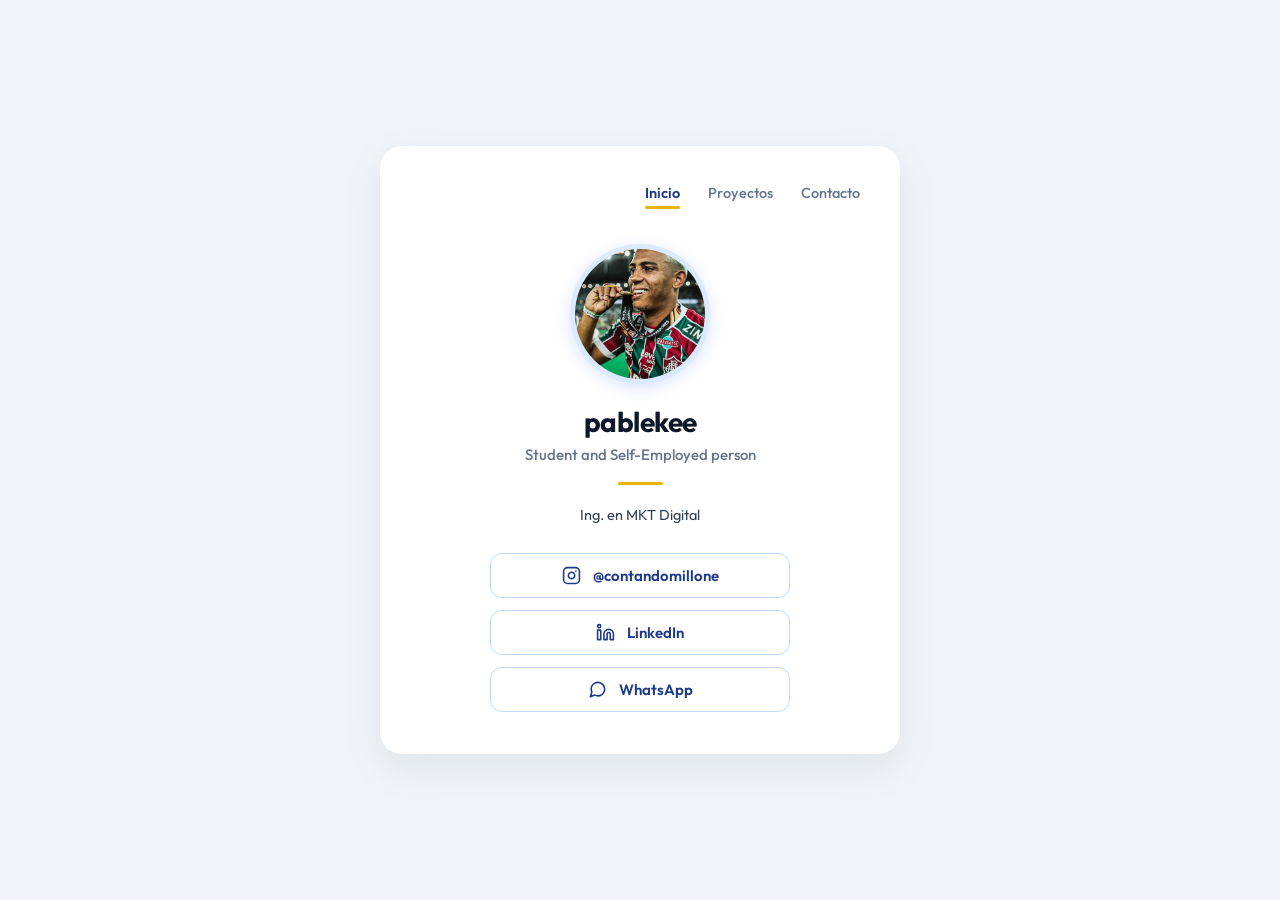
<file: index.html>
<!DOCTYPE html>
<html lang="es">

<head>
    <meta charset="UTF-8">
    <meta name="viewport" content="width=device-width, initial-scale=1.0">

    <title>pablekee - Portafolio</title>

    <!-- FAVICON / LOGO DE PESTAÑA -->
    <link rel="icon" type="image/png" href="img/avatar.png">

    <link rel="stylesheet" href="css/style.css">

    <link rel="preconnect" href="https://fonts.googleapis.com">
    <link rel="preconnect" href="https://fonts.gstatic.com" crossorigin>
    <link href="https://fonts.googleapis.com/css2?family=Outfit:wght@300;400;500;600;700&display=swap" rel="stylesheet">
</head>

<body>

    <main class="card">

        <!-- MENÚ DE NAVEGACIÓN -->
        <header>
            <nav class="nav">

                <ul class="nav-list">

                    <li>
                        <a href="index.html" class="nav-link active">
                            Inicio
                        </a>
                    </li>

                    <li>
                        <a href="proyectos.html" class="nav-link">
                            Proyectos
                        </a>
                    </li>

                    <li>
                        <a href="contacto.html" class="nav-link">
                            Contacto
                        </a>
                    </li>

                </ul>

            </nav>
        </header>

        <!-- SECCIÓN DE PERFIL -->
        <section id="inicio">

            <div class="avatar-wrapper">
                <img src="img/avatar.png" alt="Foto de pablekee" class="avatar">
            </div>

            <h1 class="name">
                pablekee
            </h1>

            <p class="profession">
                Student and Self-Employed person
            </p>

            <hr class="divider">

            <p class="bio">
                Ing. en MKT Digital
            </p>

            <!-- REDES SOCIALES -->
            <div class="social-links">

                <!-- INSTAGRAM -->
                <a href="https://www.instagram.com/contandomillone/" target="_blank" rel="noopener noreferrer"
                    class="social-btn">
                    <svg class="icon" viewBox="0 0 24 24">
                        <rect x="2" y="2" width="20" height="20" rx="5" ry="5"></rect>
                        <path d="M16 11.37A4 4 0 1 1 12.63 8 4 4 0 0 1 16 11.37z"></path>
                        <line x1="17.5" y1="6.5" x2="17.51" y2="6.5"></line>
                    </svg>
                    <span>
                        @contandomillone
                    </span>
                </a>

                <!-- LINKEDIN -->
                <a href="https://linkedin.com" target="_blank" rel="noopener noreferrer" class="social-btn">
                    <svg class="icon" viewBox="0 0 24 24">
                        <path d="M16 8a6 6 0 0 1 6 6v7h-4v-7a2 2 0 0 0-2-2 2 2 0 0 0-2 2v7h-4v-7a6 6 0 0 1 6-6z"></path>
                        <rect x="2" y="9" width="4" height="12"></rect>
                        <circle cx="4" cy="4" r="2"></circle>
                    </svg>
                    <span>
                        LinkedIn
                    </span>
                </a>

                <!-- WHATSAPP -->
                <a href="https://wa.me/" target="_blank" rel="noopener noreferrer" class="social-btn">
                    <svg class="icon" viewBox="0 0 24 24">
                        <path
                            d="M21 11.5a8.38 8.38 0 0 1-.9 3.8 8.5 8.5 0 0 1-7.6 4.7 8.38 8.38 0 0 1-3.8-.9L3 21l1.9-5.7a8.38 8.38 0 0 1-.9-3.8 8.5 8.5 0 0 1 4.7-7.6 8.38 8.38 0 0 1 3.8-.9h.5a8.48 8.48 0 0 1 8 8v.5z">
                        </path>
                    </svg>
                    <span>
                        WhatsApp
                    </span>
                </a>

            </div>

        </section>

    </main>

</body>

</html>
</file>
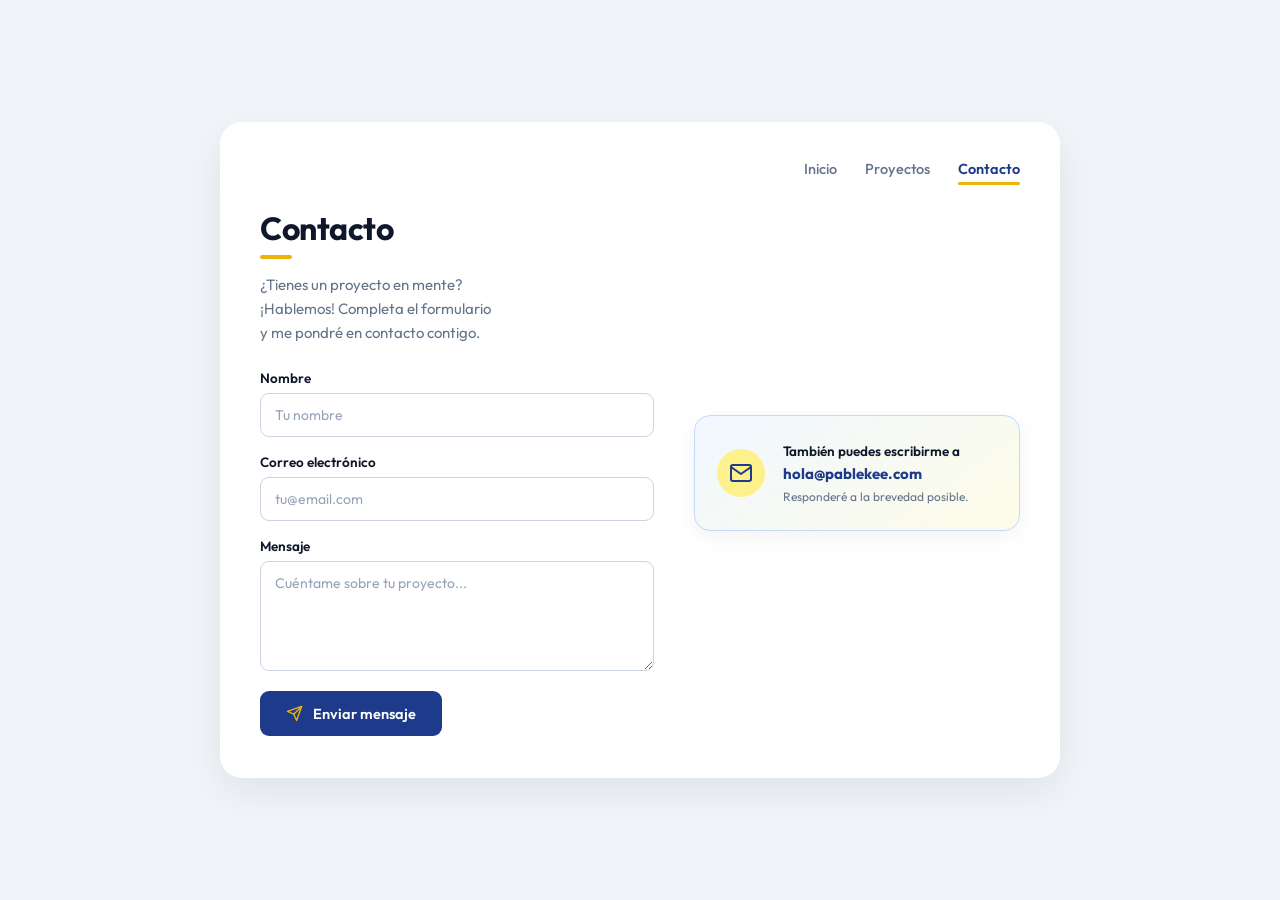
<file: contacto.html>
<!DOCTYPE html>
<html lang="es">

<head>
    <meta charset="UTF-8">
    <meta name="viewport" content="width=device-width, initial-scale=1.0">

    <title>Contacto - pablekee</title>

    <!-- FAVICON / LOGO DE PESTAÑA -->
    <link rel="icon" type="image/png" href="img/avatar.png">

    <link rel="stylesheet" href="css/style.css">

    <link rel="preconnect" href="https://fonts.googleapis.com">
    <link rel="preconnect" href="https://fonts.gstatic.com" crossorigin>
    <link href="https://fonts.googleapis.com/css2?family=Outfit:wght@300;400;500;600;700&display=swap" rel="stylesheet">
</head>

<body>

    <main class="card card-wide">

        <!-- MENÚ DE NAVEGACIÓN -->
        <header>
            <nav class="nav">

                <ul class="nav-list">

                    <li>
                        <a href="index.html" class="nav-link">
                            Inicio
                        </a>
                    </li>

                    <li>
                        <a href="proyectos.html" class="nav-link">
                            Proyectos
                        </a>
                    </li>

                    <li>
                        <a href="contacto.html" class="nav-link active">
                            Contacto
                        </a>
                    </li>

                </ul>

            </nav>
        </header>

        <!-- SECCIÓN DE CONTACTO EN GRID -->
        <div class="contact-grid">

            <!-- COLUMNA IZQUIERDA: FORMULARIO -->
            <div class="contact-left">

                <section class="section-header">
                    <h1 class="section-title">Contacto</h1>
                    <p class="section-subtitle">
                        ¿Tienes un proyecto en mente?<br>
                        ¡Hablemos! Completa el formulario<br>
                        y me pondré en contacto contigo.
                    </p>
                </section>

                <form class="contact-form" action="#" method="POST">

                    <div class="form-group">
                        <label for="nombre">Nombre</label>
                        <input type="text" id="nombre" name="nombre" class="form-input" placeholder="Tu nombre"
                            required>
                    </div>

                    <div class="form-group">
                        <label for="email">Correo electrónico</label>
                        <input type="email" id="email" name="email" class="form-input" placeholder="tu@email.com"
                            required>
                    </div>

                    <div class="form-group">
                        <label for="mensaje">Mensaje</label>
                        <textarea id="mensaje" name="mensaje" class="form-input form-textarea"
                            placeholder="Cuéntame sobre tu proyecto..." required></textarea>
                    </div>

                    <button type="submit" class="btn-submit">
                        <svg class="btn-icon" viewBox="0 0 24 24" fill="none" stroke="currentColor" stroke-width="2"
                            stroke-linecap="round" stroke-linejoin="round">
                            <line x1="22" y1="2" x2="11" y2="13"></line>
                            <polygon points="22 2 15 22 11 13 2 9 22 2"></polygon>
                        </svg>
                        <span>Enviar mensaje</span>
                    </button>

                </form>

            </div>

            <!-- COLUMNA DERECHA: CONTACTO DIRECTO -->
            <div class="contact-right">

                <div class="direct-contact-card">
                    <div class="direct-contact-icon">
                        <svg viewBox="0 0 24 24" fill="none" stroke="currentColor" stroke-width="2"
                            stroke-linecap="round" stroke-linejoin="round">
                            <path d="M4 4h16c1.1 0 2 .9 2 2v12c0 1.1-.9 2-2 2H4c-1.1 0-2-.9-2-2V6c0-1.1.9-2 2-2z">
                            </path>
                            <polyline points="22,6 12,13 2,6"></polyline>
                        </svg>
                    </div>
                    <div class="direct-contact-info">
                        <span class="direct-contact-label">También puedes escribirme a</span>
                        <a href="mailto:hola@pablekee.com" class="direct-contact-email">hola@pablekee.com</a>
                        <span class="direct-contact-note">Responderé a la brevedad posible.</span>
                    </div>
                </div>

            </div>

        </div>

    </main>

</body>

</html>
</file>
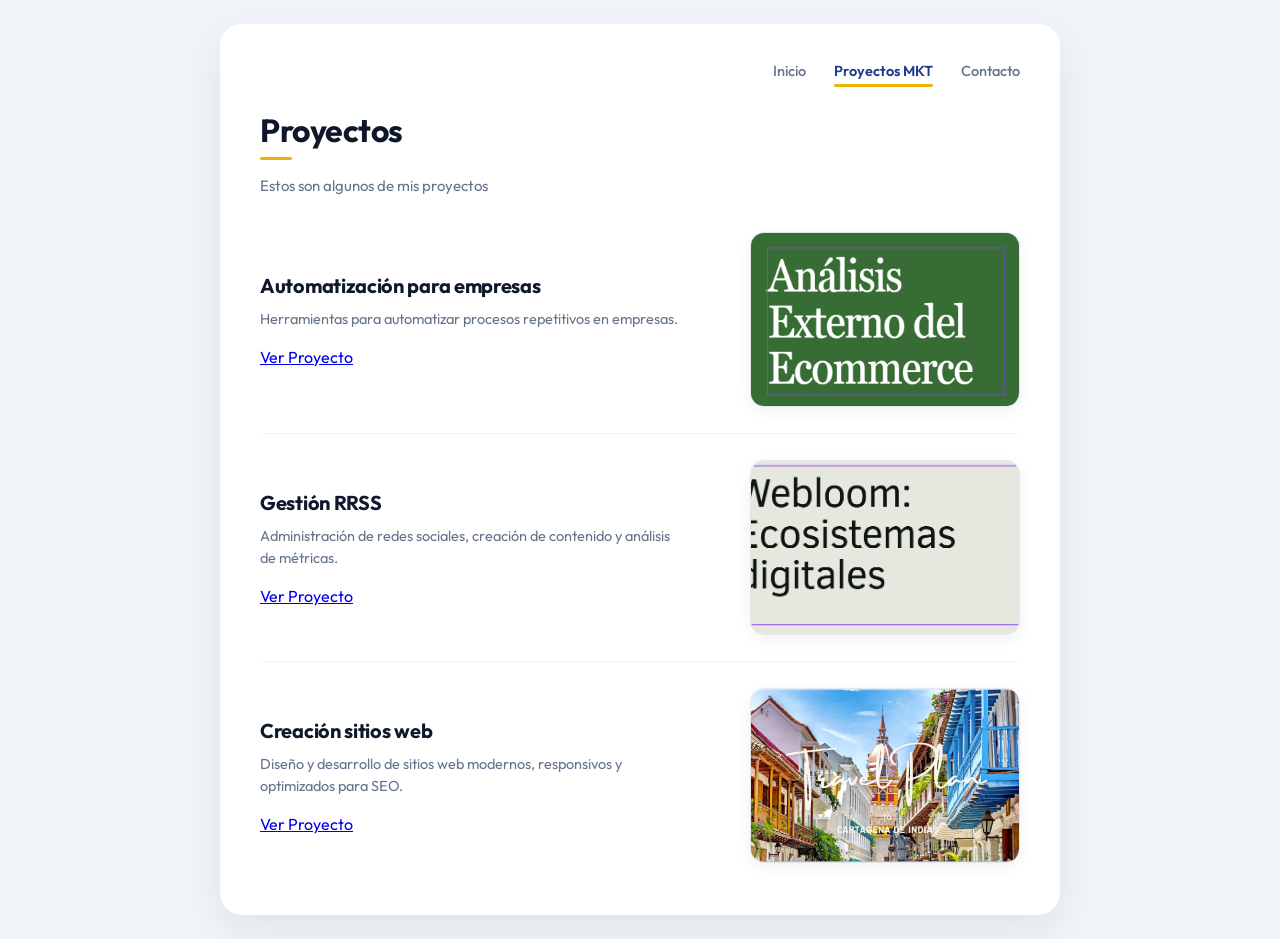
<file: proyectos.html>
<!DOCTYPE html>
<html lang="es">

<head>
    <meta charset="UTF-8">
    <meta name="viewport" content="width=device-width, initial-scale=1.0">

    <title>Proyectos - pablekee</title>

    <!-- FAVICON / LOGO DE PESTAÑA -->
    <link rel="icon" type="image/png" href="img/avatar.png">

    <link rel="stylesheet" href="css/style.css">

    <link rel="preconnect" href="https://fonts.googleapis.com">
    <link rel="preconnect" href="https://fonts.gstatic.com" crossorigin>
    <link href="https://fonts.googleapis.com/css2?family=Outfit:wght@300;400;500;600;700&display=swap" rel="stylesheet">
</head>

<body>

    <main class="card card-wide">

        <!-- MENÚ DE NAVEGACIÓN -->
        <header>
            <nav class="nav">

                <ul class="nav-list">

                    <li>
                        <a href="index.html" class="nav-link">
                            Inicio
                        </a>
                    </li>

                    <li>
                        <a href="proyectos.html" class="nav-link active">
                            Proyectos MKT
                        </a>
                    </li>

                    <li>
                        <a href="contacto.html" class="nav-link">
                            Contacto
                        </a>
                    </li>

                </ul>

            </nav>
        </header>

        <!-- ENCABEZADO DE PROYECTOS -->
        <section class="section-header">
            <h1 class="section-title">Proyectos</h1>
            <p class="section-subtitle">Estos son algunos de mis proyectos</p>
        </section>

        <!-- LISTADO DE PROYECTOS -->
        <section class="projects-list">

            <!-- PROYECTO 1 -->
            <article class="project-item">
                <div class="project-info">
                    <h2 class="project-name">Automatización para empresas

                    </h2>
                    <p class="project-desc">Herramientas para automatizar procesos repetitivos en empresas.</p>
                    <a href="https://canva.link/v48zyvxvkxrm1y8" target="_blank">Ver Proyecto</a>
                </div>
                <div class="project-media">
                    <img src="img/jordan.png" alt="Zapatillas Jordan" class="project-img">
                </div>
            </article>

            <!-- PROYECTO 2 -->
            <article class="project-item">
                <div class="project-info">
                    <h2 class="project-name">Gestión RRSS</h2>
                    <p class="project-desc">Administración de redes sociales, creación de contenido y análisis de
                        métricas.</p>
                    <a href="https://canva.link/azz15ugipgjq791" target="_blank">Ver Proyecto</a>
                </div>
                <div class="project-media">
                    <img src="img/proyecto2.png" alt="Gestión de Redes Sociales" class="project-img">
                </div>
            </article>

            <!-- PROYECTO 3 -->
            <article class="project-item">
                <div class="project-info">
                    <h2 class="project-name">Creación sitios web</h2>
                    <p class="project-desc">Diseño y desarrollo de sitios web modernos, responsivos y optimizados para
                        SEO.</p>
                    <a href="https://canva.link/1y5wr87vzmrria6" target="_blank">Ver Proyecto</a>
                </div>
                <div class="project-media">
                    <img src="img/proyecto3.png" alt="Creación de sitios web" class="project-img">
                </div>
            </article>

        </section>

    </main>

</body>

</html>
</file>
<file: css/style.css>
/* ==========================================================================
   VARIABLES Y CONFIGURACIÓN GLOBAL (PALETA AZUL Y AMARILLO)
   ========================================================================== */
:root {
    /* Azules */
    --primary: #1d4ed8;            /* Azul vibrante elegante */
    --primary-dark: #1e3a8a;       /* Azul marino profundo */
    --primary-hover: #172554;      /* Azul noche para contrastes */
    --primary-light: #f0f7ff;      /* Fondo azul cielo muy suave */
    --primary-bubble: #dbeafe;     /* Azul claro para aros e iconos */

    /* Amarillos */
    --accent: #eab308;             /* Amarillo oro brillante */
    --accent-hover: #ca8a04;       /* Amarillo dorado oscuro para hover */
    --accent-light: #fefce8;       /* Amarillo crema sutil */
    --accent-bubble: #fef08a;      /* Amarillo suave para iconos */

    /* Textos y neutros */
    --text-title: #0f172a;         /* Azul marino muy oscuro */
    --text-muted: #64748b;         /* Gris azulado elegante */
    --text-body: #334155;          /* Gris pizarra de alta legibilidad */
    
    --border-color: #cbd5e1;       /* Bordes de inputs */
    --border-subtle: #f1f5f9;      /* Divisores entre proyectos */
    --card-bg: #ffffff;            /* Blanco puro para tarjeta central */
    --body-bg: #f1f5f9;            /* Fondo exterior gris azulado */
    --shadow-card: 0 14px 40px rgba(15, 23, 42, 0.08);
    --transition: all 0.25s cubic-bezier(0.4, 0, 0.2, 1);
}

/* ==========================================================================
   RESET BASE
   ========================================================================== */
* {
    margin: 0;
    padding: 0;
    box-sizing: border-box;
}

body {
    font-family: 'Outfit', -apple-system, BlinkMacSystemFont, 'Segoe UI', Roboto, sans-serif;
    background-color: var(--body-bg);
    color: var(--text-title);
    display: flex;
    justify-content: center;
    align-items: center;
    min-height: 100vh;
    padding: 24px 16px;
}

/* ==========================================================================
   CONTENEDOR PRINCIPAL (CARD)
   ========================================================================== */
.card {
    background-color: var(--card-bg);
    width: 100%;
    max-width: 520px;
    border-radius: 22px;
    box-shadow: var(--shadow-card);
    padding: 36px 40px 42px;
    display: flex;
    flex-direction: column;
    text-align: center;
    transition: var(--transition);
}

/* Para páginas con contenido horizontal amplio (Proyectos y Contacto) */
.card-wide {
    max-width: 840px;
    text-align: left;
}

/* ==========================================================================
   MENÚ DE NAVEGACIÓN SUPERIOR
   ========================================================================== */
.nav {
    width: 100%;
    display: flex;
    justify-content: flex-end;
    align-items: center;
    margin-bottom: 32px;
}

.nav-list {
    display: flex;
    list-style: none;
    gap: 28px;
}

.nav-link {
    text-decoration: none;
    color: var(--text-muted);
    font-size: 14.5px;
    font-weight: 500;
    padding-bottom: 5px;
    position: relative;
    transition: color 0.2s ease;
}

.nav-link:hover {
    color: var(--primary-dark);
}

/* Pestaña activa con línea amarilla inferior */
.nav-link.active {
    color: var(--primary-dark);
    font-weight: 600;
}

.nav-link.active::after {
    content: '';
    position: absolute;
    bottom: -2px;
    left: 0;
    width: 100%;
    height: 3px;
    background-color: var(--accent);
    border-radius: 2px;
}

/* ==========================================================================
   ENCABEZADOS DE SECCIÓN (PROYECTOS Y CONTACTO)
   ========================================================================== */
.section-header {
    margin-bottom: 24px;
    text-align: left;
}

.section-title {
    font-size: 32px;
    font-weight: 700;
    color: var(--text-title);
    letter-spacing: -0.5px;
    line-height: 1.15;
    position: relative;
    display: inline-block;
}

/* Barra amarilla decorativa bajo el título */
.section-title::after {
    content: '';
    display: block;
    width: 32px;
    height: 3.5px;
    background-color: var(--accent);
    border-radius: 2px;
    margin-top: 8px;
}

.section-subtitle {
    margin-top: 14px;
    font-size: 15px;
    color: var(--text-muted);
    line-height: 1.6;
}

/* ==========================================================================
   PÁGINA 1: INICIO (TARJETA DE PERFIL)
   ========================================================================== */
.avatar-wrapper {
    width: 140px;
    height: 140px;
    margin: 10px auto 20px;
    border-radius: 50%;
    background: #dbeafe;
    padding: 5px;
    box-shadow: 0 4px 16px rgba(29, 78, 216, 0.15);
}

.avatar {
    width: 100%;
    height: 100%;
    border-radius: 50%;
    object-fit: cover;
    display: block;
}

.name {
    font-size: 28px;
    font-weight: 700;
    color: var(--text-title);
    letter-spacing: -0.5px;
    margin-bottom: 6px;
}

.profession {
    font-size: 15px;
    font-weight: 500;
    color: var(--text-muted);
    margin-bottom: 18px;
}

/* Línea divisoria en amarillo */
.divider {
    width: 45px;
    height: 3px;
    background-color: var(--accent);
    border: none;
    border-radius: 2px;
    margin: 0 auto 18px;
}

.bio {
    font-size: 14.5px;
    line-height: 1.6;
    color: var(--text-body);
    max-width: 420px;
    margin: 0 auto 26px;
}

.social-links {
    width: 100%;
    max-width: 300px;
    margin: 0 auto;
    display: flex;
    flex-direction: column;
    gap: 12px;
}

.social-btn {
    display: flex;
    align-items: center;
    justify-content: center;
    gap: 12px;
    padding: 12px 20px;
    border: 1.5px solid #bfdbfe;
    border-radius: 12px;
    background-color: #ffffff;
    color: var(--primary-dark);
    text-decoration: none;
    font-size: 15px;
    font-weight: 600;
    transition: var(--transition);
}

.social-btn:hover {
    background-color: var(--primary-light);
    border-color: var(--primary);
    color: var(--primary);
    transform: translateY(-2px);
    box-shadow: 0 4px 12px rgba(29, 78, 216, 0.15);
}

.social-btn .icon {
    width: 19px;
    height: 19px;
    fill: none;
    stroke: currentColor;
    stroke-width: 2;
    stroke-linecap: round;
    stroke-linejoin: round;
    flex-shrink: 0;
    transition: transform 0.2s ease;
}

.social-btn:hover .icon {
    transform: scale(1.1);
}

/* ==========================================================================
   PÁGINA 2: PROYECTOS (LISTA DIVIDIDA CON IMÁGENES)
   ========================================================================== */
.projects-list {
    display: flex;
    flex-direction: column;
    width: 100%;
}

.project-item {
    display: flex;
    align-items: center;
    justify-content: space-between;
    gap: 36px;
    padding: 26px 0;
    border-bottom: 1px solid var(--border-subtle);
    transition: var(--transition);
}

.project-item:first-child {
    padding-top: 10px;
}

.project-item:last-child {
    border-bottom: none;
    padding-bottom: 10px;
}

.project-info {
    flex: 1;
    text-align: left;
}

.project-name {
    font-size: 20px;
    font-weight: 700;
    color: var(--text-title);
    margin-bottom: 10px;
    letter-spacing: -0.3px;
}

.project-desc {
    font-size: 14.5px;
    color: var(--text-muted);
    line-height: 1.55;
    margin-bottom: 16px;
    max-width: 420px;
}

.project-link {
    display: inline-flex;
    align-items: center;
    gap: 6px;
    color: var(--primary);
    font-size: 14.5px;
    font-weight: 600;
    text-decoration: none;
    transition: gap 0.2s ease, color 0.2s ease;
}

.project-link:hover {
    gap: 10px;
    color: var(--accent-hover);
}

.project-link .arrow {
    color: var(--accent);
    font-weight: bold;
    transition: transform 0.2s ease;
}

.project-link:hover .arrow {
    transform: translateX(3px);
}

.project-media {
    width: 270px;
    height: 175px;
    border-radius: 14px;
    overflow: hidden;
    flex-shrink: 0;
    background-color: var(--primary-light);
    border: 1.5px solid #e2e8f0;
    box-shadow: 0 4px 16px rgba(15, 23, 42, 0.06);
}

.project-img {
    width: 100%;
    height: 100%;
    object-fit: cover;
    display: block;
    transition: transform 0.35s ease;
}

.project-item:hover .project-img {
    transform: scale(1.05);
}

/* ==========================================================================
   PÁGINA 3: CONTACTO (GRID FORMULARIO + TARJETA DIRECTA)
   ========================================================================== */
.contact-grid {
    display: grid;
    grid-template-columns: 1.15fr 0.95fr;
    gap: 40px;
    align-items: center;
    width: 100%;
}

.contact-left {
    display: flex;
    flex-direction: column;
}

.contact-form {
    display: flex;
    flex-direction: column;
    gap: 16px;
}

.form-group {
    display: flex;
    flex-direction: column;
    gap: 6px;
    text-align: left;
}

.form-group label {
    font-size: 13.5px;
    font-weight: 600;
    color: var(--text-title);
}

.form-input {
    width: 100%;
    padding: 12px 14px;
    border: 1.5px solid var(--border-color);
    border-radius: 9px;
    font-family: inherit;
    font-size: 14px;
    color: var(--text-title);
    background-color: #ffffff;
    transition: border-color 0.2s, box-shadow 0.2s;
}

.form-input::placeholder {
    color: #94a3b8;
}

.form-input:focus {
    outline: none;
    border-color: var(--primary);
    box-shadow: 0 0 0 3.5px rgba(29, 78, 216, 0.15);
}

.form-textarea {
    resize: vertical;
    min-height: 110px;
}

.btn-submit {
    display: inline-flex;
    align-items: center;
    justify-content: center;
    gap: 10px;
    background-color: var(--primary-dark);
    color: #ffffff;
    border: none;
    border-radius: 9px;
    padding: 13px 26px;
    font-family: inherit;
    font-size: 14.5px;
    font-weight: 600;
    cursor: pointer;
    margin-top: 4px;
    align-self: flex-start;
    transition: var(--transition);
}

.btn-submit .btn-icon {
    width: 17px;
    height: 17px;
    color: var(--accent);
    transition: color 0.2s ease;
}

.btn-submit:hover {
    background-color: var(--accent);
    color: var(--text-title);
    transform: translateY(-2px);
    box-shadow: 0 6px 20px rgba(234, 179, 8, 0.4);
}

.btn-submit:hover .btn-icon {
    color: var(--text-title);
}

/* Columna Derecha de Contacto */
.contact-right {
    display: flex;
    flex-direction: column;
    justify-content: center;
    align-items: center;
    height: 100%;
}

.direct-contact-card {
    width: 100%;
    background: linear-gradient(145deg, #f0f7ff 0%, #fefce8 100%);
    border-radius: 16px;
    padding: 26px 22px;
    display: flex;
    align-items: center;
    gap: 18px;
    text-align: left;
    border: 1.5px solid #bfdbfe;
    box-shadow: 0 6px 20px rgba(15, 23, 42, 0.05);
    transition: var(--transition);
}

.direct-contact-card:hover {
    border-color: var(--accent);
    box-shadow: 0 8px 24px rgba(29, 78, 216, 0.12);
    transform: translateY(-2px);
}

.direct-contact-icon {
    width: 48px;
    height: 48px;
    border-radius: 50%;
    background-color: var(--accent-bubble);
    color: var(--primary-dark);
    display: flex;
    align-items: center;
    justify-content: center;
    flex-shrink: 0;
}

.direct-contact-icon svg {
    width: 24px;
    height: 24px;
}

.direct-contact-info {
    display: flex;
    flex-direction: column;
    gap: 4px;
}

.direct-contact-label {
    font-size: 13.5px;
    font-weight: 600;
    color: var(--text-title);
}

.direct-contact-email {
    font-size: 15px;
    font-weight: 700;
    color: var(--primary-dark);
    text-decoration: none;
    transition: color 0.2s;
    word-break: break-all;
}

.direct-contact-email:hover {
    text-decoration: underline;
    color: var(--accent-hover);
}

.direct-contact-note {
    font-size: 12px;
    color: var(--text-muted);
    margin-top: 2px;
}

/* ==========================================================================
   RESPONSIVE DESIGN (ADAPTABILIDAD A DISPOSITIVOS MÓVILES)
   ========================================================================== */
@media (max-width: 768px) {
    body {
        padding: 16px 12px;
    }

    .card {
        padding: 28px 22px 34px;
        border-radius: 18px;
    }

    .nav {
        margin-bottom: 24px;
    }

    .nav-list {
        gap: 18px;
    }

    .nav-link {
        font-size: 13.5px;
    }

    /* Proyectos en móvil */
    .project-item {
        flex-direction: column-reverse;
        align-items: stretch;
        gap: 16px;
        padding: 22px 0;
    }

    .project-media {
        width: 100%;
        height: 200px;
    }

    .project-name {
        font-size: 18px;
    }

    /* Contacto en móvil */
    .contact-grid {
        grid-template-columns: 1fr;
        gap: 28px;
    }

    .btn-submit {
        width: 100%;
    }

    .contact-right {
        margin-top: 6px;
    }
}
</file>
